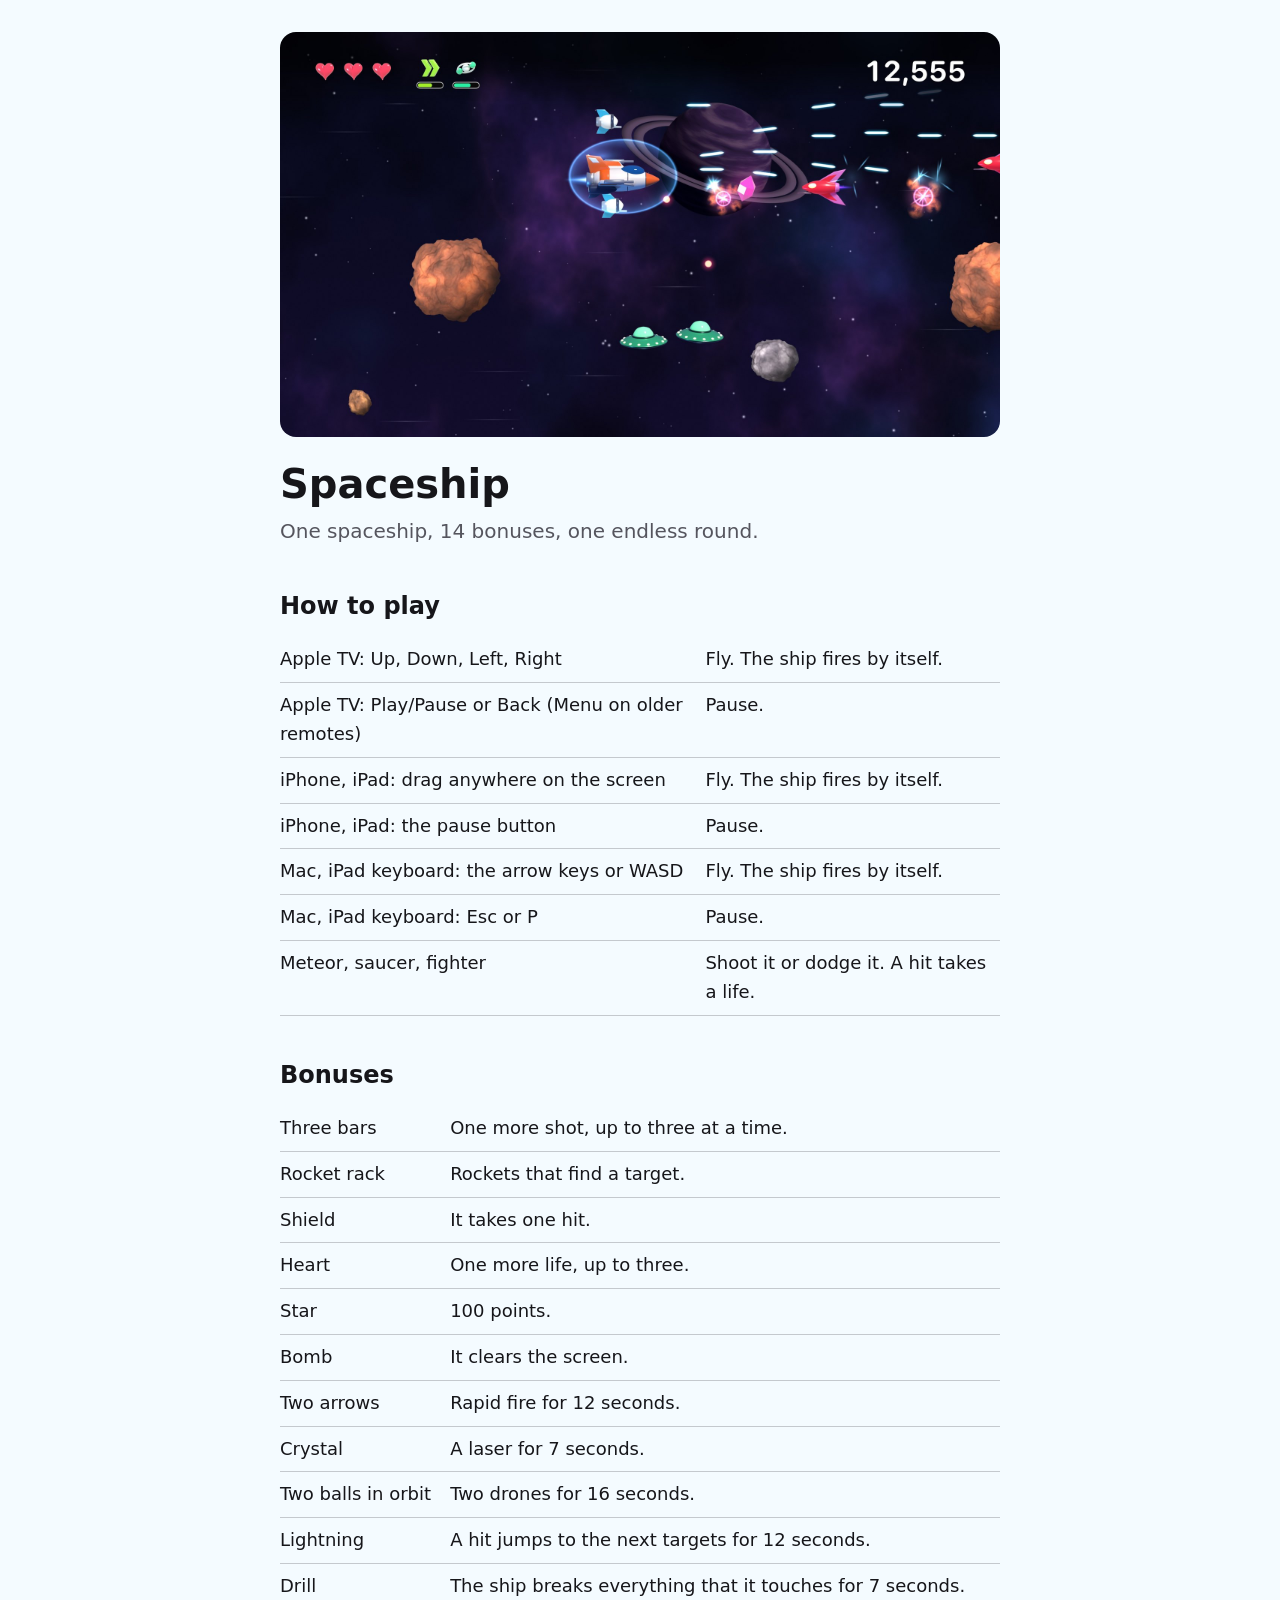
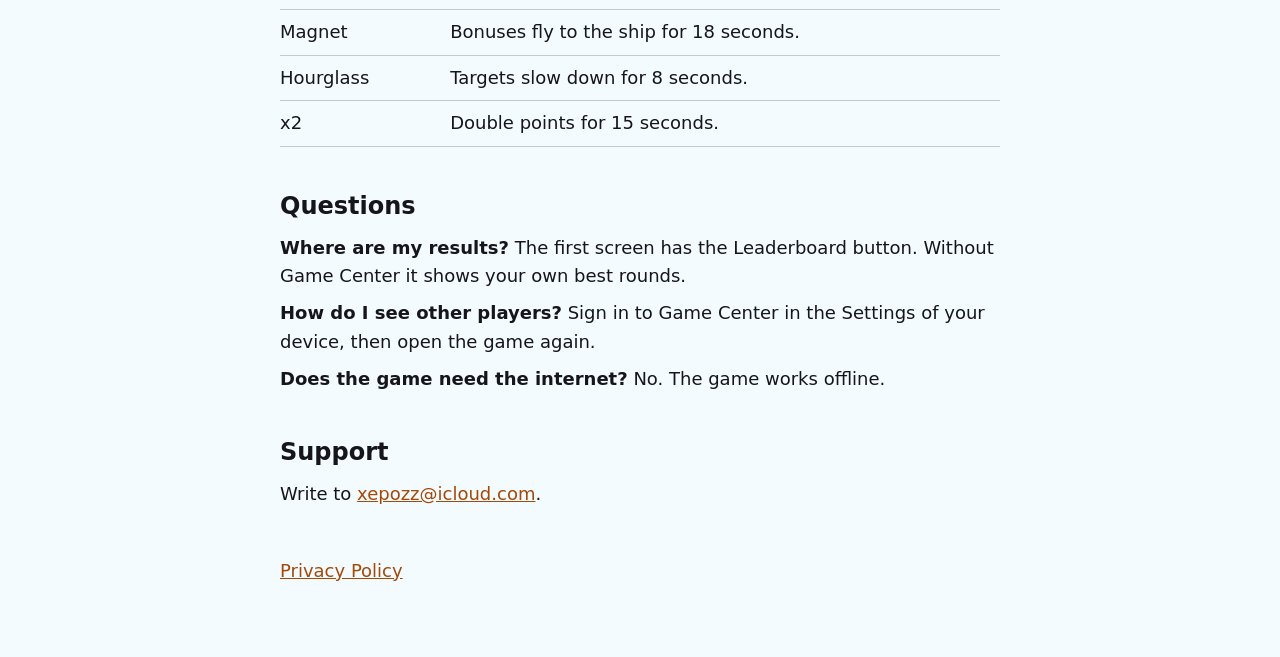
<file: index.html>
<!DOCTYPE html>
<html lang="en">
<head>
<meta charset="UTF-8">
<meta name="viewport" content="width=device-width, initial-scale=1">
<title>Spaceship: Alien Space Shooter</title>
<meta name="description" content="Spaceship is an endless space shooter: meteors, alien saucers and fighters, 14 bonuses and a leaderboard.">
<link rel="stylesheet" href="style.css">
</head>
<body>
<main>
<img src="spaceship.jpg" width="1920" height="1080" alt="A white and orange spaceship with two drones shoots at meteors in violet space">
<h1>Spaceship</h1>
<p class="lead">One spaceship, 14 bonuses, one endless round.</p>

<h2>How to play</h2>
<table>
<tr><td>Apple TV: Up, Down, Left, Right</td><td>Fly. The ship fires by itself.</td></tr>
<tr><td>Apple TV: Play/Pause or Back (Menu on older remotes)</td><td>Pause.</td></tr>
<tr><td>iPhone, iPad: drag anywhere on the screen</td><td>Fly. The ship fires by itself.</td></tr>
<tr><td>iPhone, iPad: the pause button</td><td>Pause.</td></tr>
<tr><td>Mac, iPad keyboard: the arrow keys or WASD</td><td>Fly. The ship fires by itself.</td></tr>
<tr><td>Mac, iPad keyboard: Esc or P</td><td>Pause.</td></tr>
<tr><td>Meteor, saucer, fighter</td><td>Shoot it or dodge it. A hit takes a life.</td></tr>
</table>

<h2>Bonuses</h2>
<table>
<tr><td>Three bars</td><td>One more shot, up to three at a time.</td></tr>
<tr><td>Rocket rack</td><td>Rockets that find a target.</td></tr>
<tr><td>Shield</td><td>It takes one hit.</td></tr>
<tr><td>Heart</td><td>One more life, up to three.</td></tr>
<tr><td>Star</td><td>100 points.</td></tr>
<tr><td>Bomb</td><td>It clears the screen.</td></tr>
<tr><td>Two arrows</td><td>Rapid fire for 12 seconds.</td></tr>
<tr><td>Crystal</td><td>A laser for 7 seconds.</td></tr>
<tr><td>Two balls in orbit</td><td>Two drones for 16 seconds.</td></tr>
<tr><td>Lightning</td><td>A hit jumps to the next targets for 12 seconds.</td></tr>
<tr><td>Drill</td><td>The ship breaks everything that it touches for 7 seconds.</td></tr>
<tr><td>Magnet</td><td>Bonuses fly to the ship for 18 seconds.</td></tr>
<tr><td>Hourglass</td><td>Targets slow down for 8 seconds.</td></tr>
<tr><td>x2</td><td>Double points for 15 seconds.</td></tr>
</table>

<h2>Questions</h2>
<p><strong>Where are my results?</strong> The first screen has the Leaderboard button. Without Game Center it shows your own best rounds.</p>
<p><strong>How do I see other players?</strong> Sign in to Game Center in the Settings of your device, then open the game again.</p>
<p><strong>Does the game need the internet?</strong> No. The game works offline.</p>

<h2>Support</h2>
<p>Write to <a href="mailto:xepozz@icloud.com">xepozz@icloud.com</a>.</p>

<footer><p><a href="privacy.html">Privacy Policy</a></p></footer>
</main>
</body>
</html>
</file>
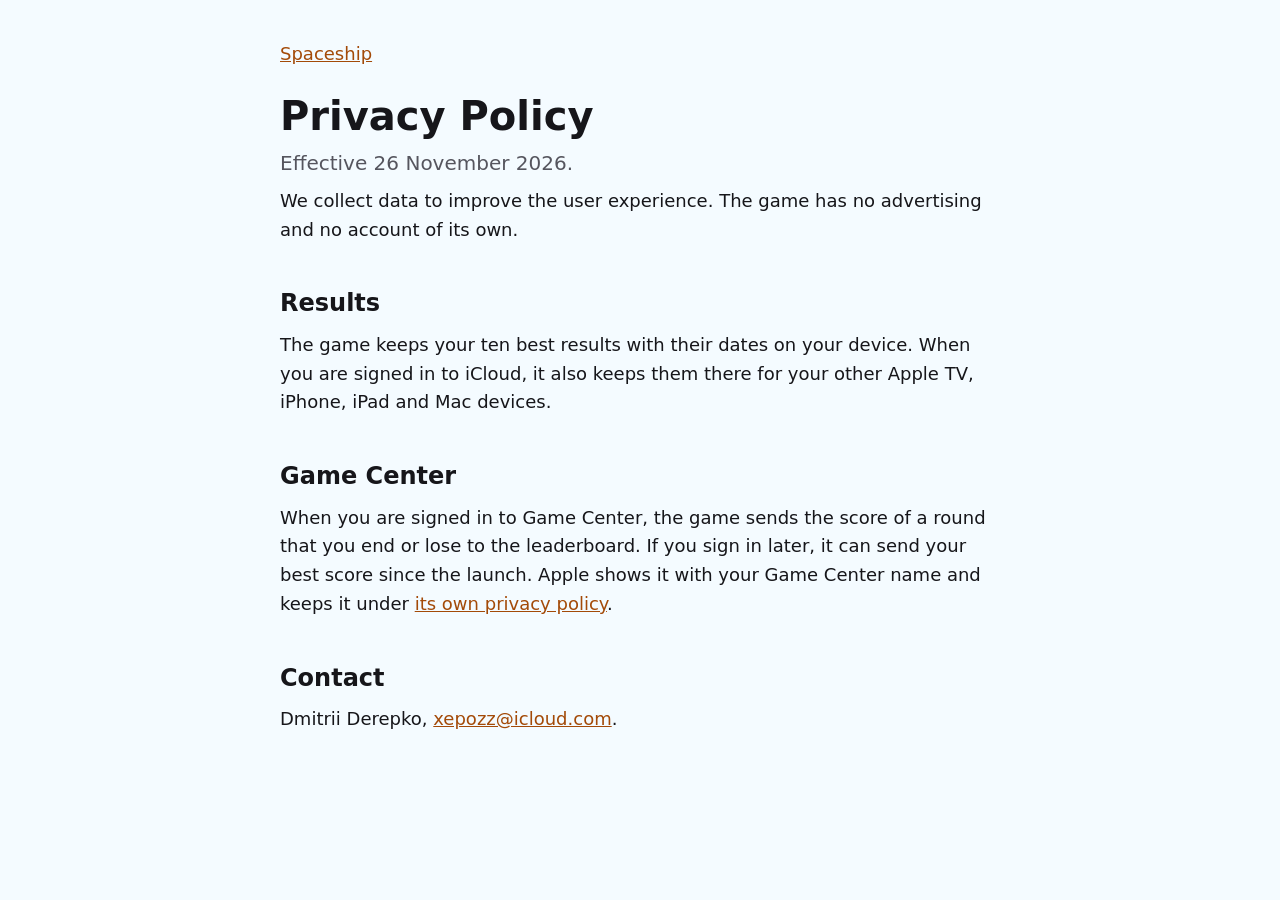
<file: privacy.html>
<!DOCTYPE html>
<html lang="en">
<head>
<meta charset="UTF-8">
<meta name="viewport" content="width=device-width, initial-scale=1">
<title>Privacy Policy — Spaceship: Alien Space Shooter</title>
<link rel="stylesheet" href="style.css">
</head>
<body>
<main>
<p><a href="./">Spaceship</a></p>
<h1>Privacy Policy</h1>
<p class="lead">Effective 26 November 2026.</p>
<p>We collect data to improve the user experience. The game has no advertising and no account of its own.</p>

<h2>Results</h2>
<p>The game keeps your ten best results with their dates on your device. When you are signed in to iCloud, it also keeps them there for your other Apple TV, iPhone, iPad and Mac devices.</p>

<h2>Game Center</h2>
<p>When you are signed in to Game Center, the game sends the score of a round that you end or lose to the leaderboard. If you sign in later, it can send your best score since the launch. Apple shows it with your Game Center name and keeps it under <a href="https://www.apple.com/legal/privacy/">its own privacy policy</a>.</p>

<h2>Contact</h2>
<p>Dmitrii Derepko, <a href="mailto:xepozz@icloud.com">xepozz@icloud.com</a>.</p>
</main>
</body>
</html>
</file>
<file: style.css>
:root { color-scheme: light dark; --bg: #f4fbff; --text: #16161a; --muted: #55555e; --link: #a34a08; }
@media (prefers-color-scheme: dark) { :root { --bg: #0b1830; --text: #f3f3f5; --muted: #a9b4c8; --link: #ffb347; } }
* { box-sizing: border-box; }
body { margin: 0; background: var(--bg); color: var(--text); font: 18px/1.6 -apple-system, system-ui, sans-serif; }
main { max-width: 760px; margin: 0 auto; padding: 32px 20px 64px; }
h1 { font-size: 40px; line-height: 1.15; margin: 24px 0 8px; }
h2 { font-size: 24px; margin: 40px 0 8px; }
p { margin: 8px 0; }
.lead { color: var(--muted); font-size: 20px; }
img { width: 100%; height: auto; border-radius: 16px; display: block; }
table { border-collapse: collapse; width: 100%; margin: 12px 0; }
td { padding: 8px 12px 8px 0; border-bottom: 1px solid color-mix(in srgb, var(--muted) 30%, transparent); vertical-align: top; }
a { color: var(--link); }
footer { margin-top: 48px; color: var(--muted); }
</file>
